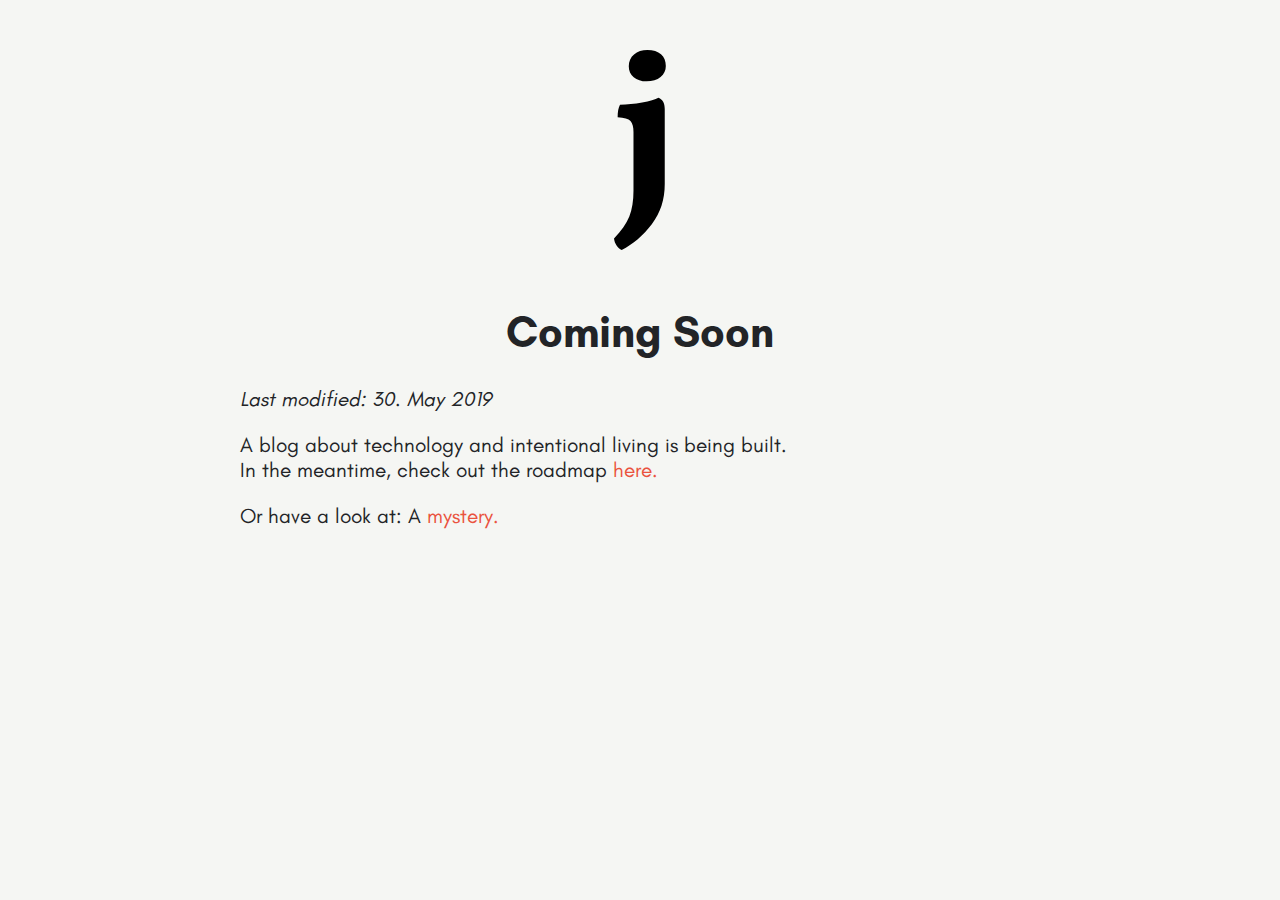
<file: index.html>
<!DOCTYPE html>
<html>
	<head>
		<link href="css/index.css" type="text/css" rel="stylesheet">
		<link rel="shortcut icon" href="images/focusfile-logo-notext-bluegray.ico">
		<title>Focusfile - Tech & Intentionality</title>
  </head>
  <body>
		<header>
			<a href="index.html">
				<img src="images/Jan Balanya Scholl Logo.svg">
			</a>
		</header>
		<article>
			<h1>Coming Soon</h1>
			<div class="date">
			<p>Last modified: <time datetime="2019-04-01">30. May 2019</time></p>
		</div>
				<p>A blog about technology and intentional living is being built.<br>In the meantime, check out the roadmap <a href="roadmap.html">here.</a></p>
				<p>Or have a look at: A <a href="Secondpage.html">mystery.</a></p>
		</article>
  </body>
</html>
</file>
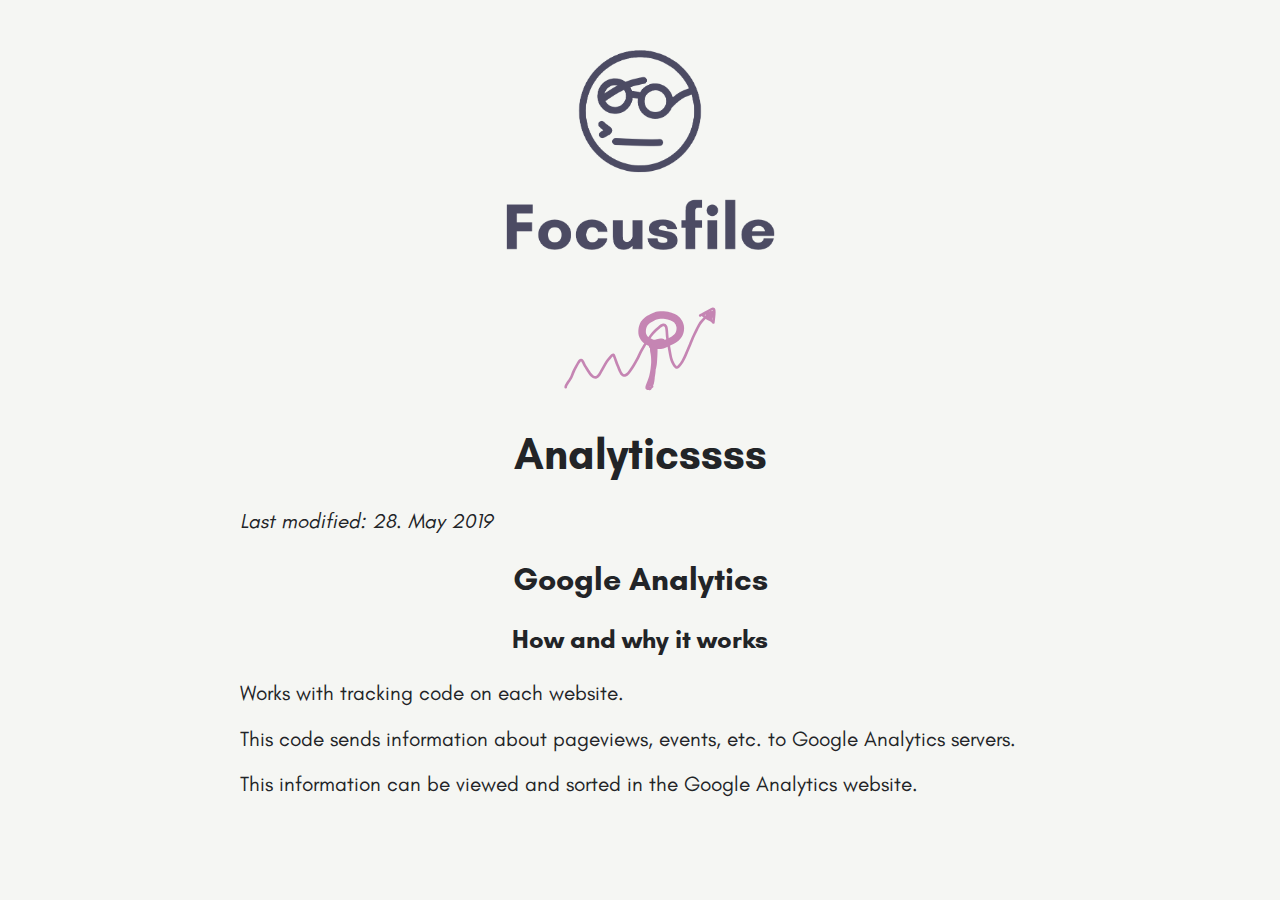
<file: analytics.html>
<!DOCTYPE html>
<html>
	<head>
		<link href="css/index.css" type="text/css" rel="stylesheet">
		<link rel="shortcut icon" href="images/focusfile-logo-notext-bluegray.ico">
		<title>Analytics</title>
  </head>
  <body>
		<header>
			<a href="index.html">
				<img src="images/Logo-Focusfile-PNG.png">
			</a>
		</header>
		<article>
			<img src="images/analytics.svg"/>
			<h1>Analyticssss</h1>
			<div class="date">
				<p>Last modified: <time datetime="2019-05-28">28. May 2019</time></p>
			</div>
			<h2>Google Analytics</h2>
			<h3>How and why it works</h3>
			<p>Works with tracking code on each website. </p>
			<p>This code sends information about pageviews, events, etc. to Google Analytics servers.</p>
			<p>This information can be viewed and sorted in the Google Analytics website.</p>
		</article>
  </body>
</html>
</file>
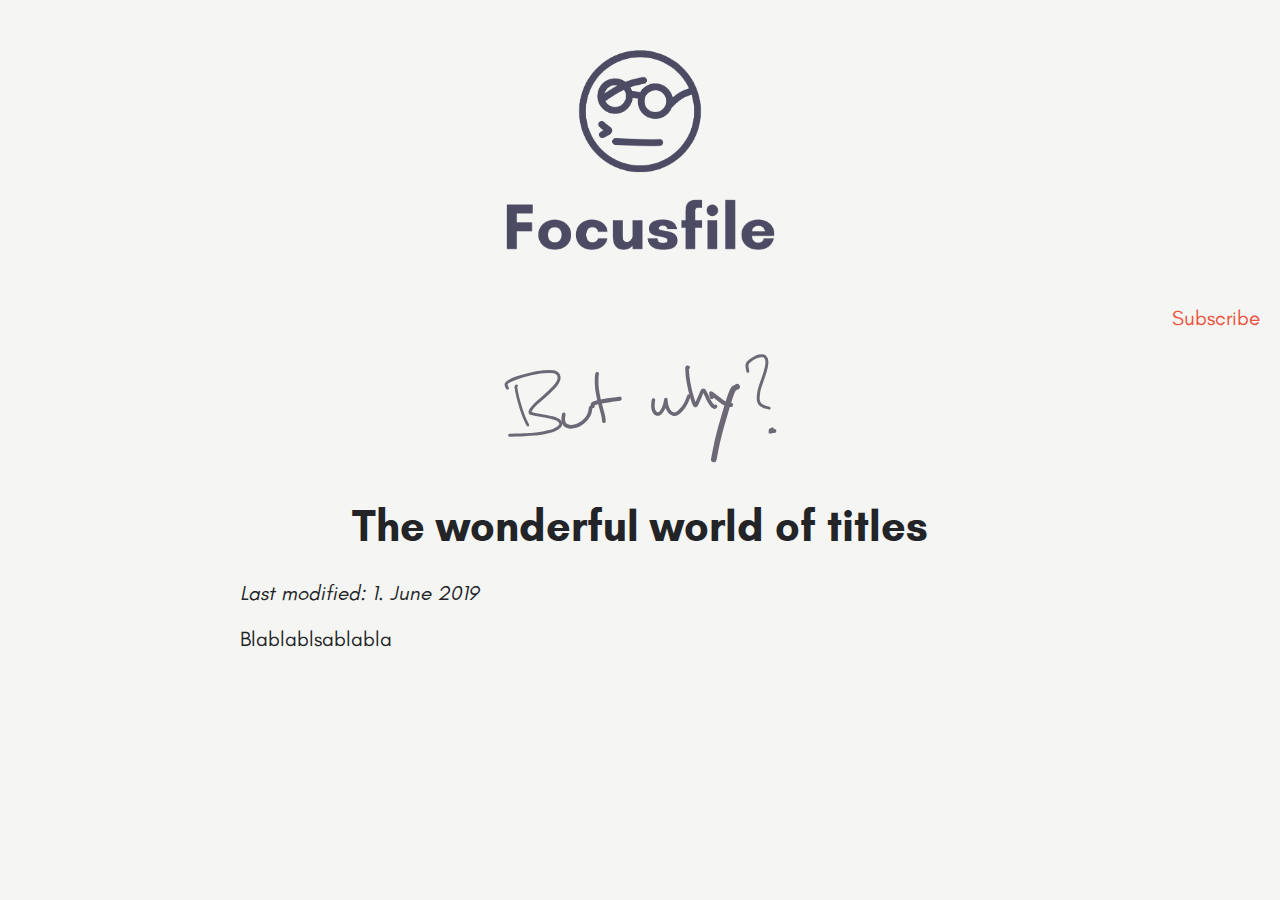
<file: Article-Template.html>
<!DOCTYPE html>
<html>
	<head>
		<link href="css/index.css" type="text/css" rel="stylesheet">
		<link rel="shortcut icon" href="images/focusfile-logo-notext-bluegray.ico">
		<title>An interesting Article</title>
  </head>
  <body>
		<header>
			<a href="index.html">
				<img src="images/Logo-Focusfile-PNG.png">
			</a>

		</header>
		<div class="topright">
			<p><a href="subscribe.html">Subscribe</a></p>
		</div>
			<!--Change Title in header, h1, date, link in h1 -->
		<article>
			<img src="images/butwhy.svg"/>
			<h1>The wonderful world of titles</h1>
			<div class="date">
			<p>Last modified: <time datetime="2019-06-01">1. June 2019</time></p>
			</div>
			<p>
				Blablablsablabla
			</p>
		</article>
  </body>
</html>
</file>
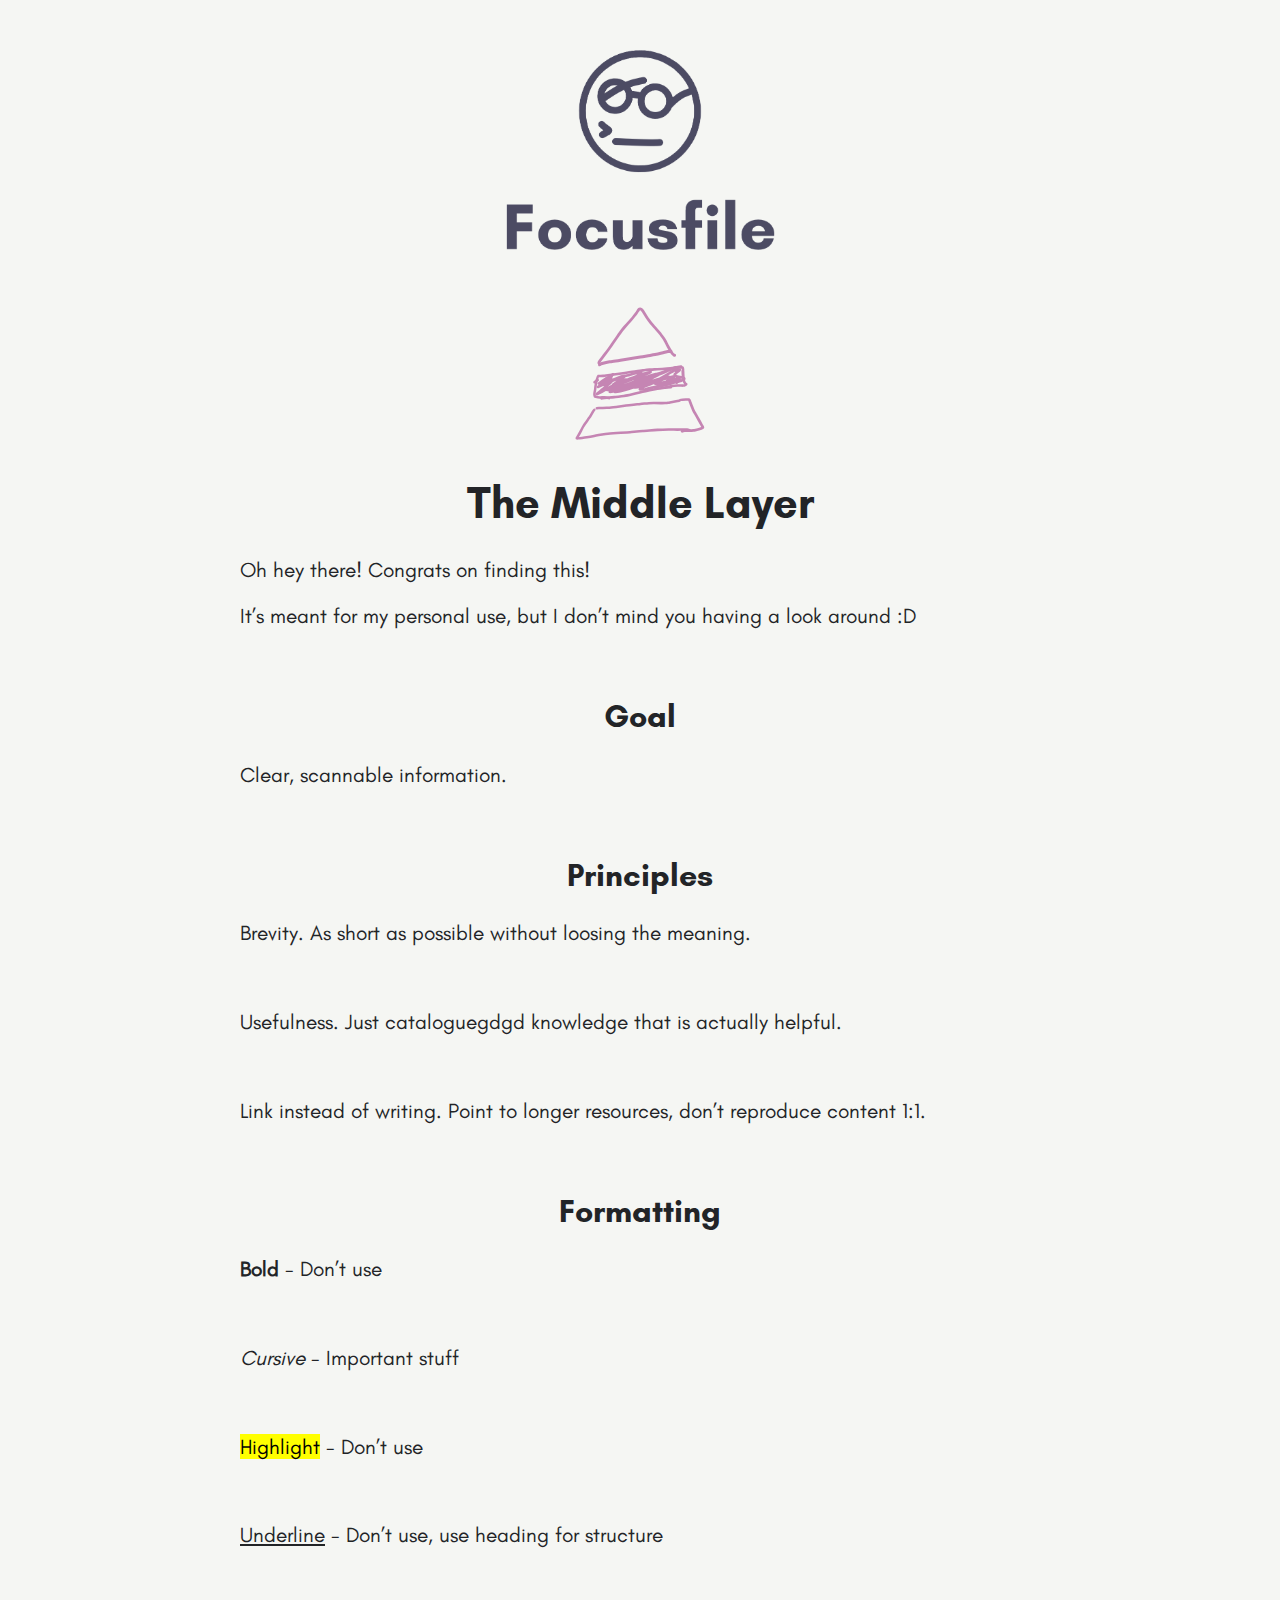
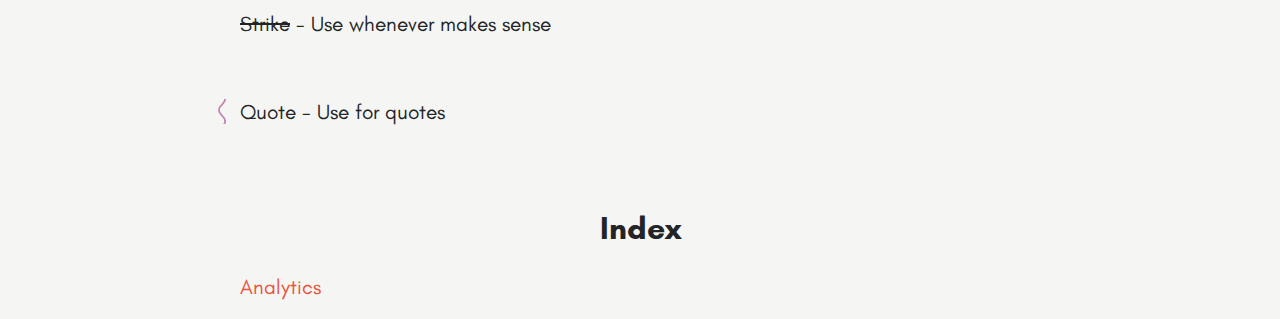
<file: middle-layer.html>
<!DOCTYPE html>
<html>
	<head>
		<link href="css/index.css" type="text/css" rel="stylesheet">
		<link rel="shortcut icon" href="images/focusfile-logo-notext-bluegray.ico">
		<title>The Middle Layer</title>
  </head>
  <body>
		<header>
		<a href="index.html">
			<img src="images/Logo-Focusfile-PNG.png">
		</a>
		</header>
		<article>
			<img src="images/middle-layer.svg"/>
			<h1>The Middle Layer</h1>
			<p>Oh hey there! Congrats on finding this!</p>
			<p>It’s meant for my personal use, but I don’t mind you having a look around :D</p>
			<br>
			<h2>Goal</h2>
			<p>Clear, scannable information.</p>
			<br>
			<h2>Principles</h2>
			<p>Brevity. As short as possible without loosing the meaning.</p>
			<br>
			<p>Usefulness. Just cataloguegdgd knowledge that is actually helpful.</p>
			<br>
			<p>Link instead of writing. Point to longer resources, don’t reproduce content 1:1.</p>
			<br>
			<h2>Formatting</h2>
			<p><b>Bold</b> - Don’t use</p>
			<br>
			<p><i>Cursive</i> - Important stuff</p>
			<br>
			<p><mark>Highlight</mark> - Don’t use</p>
			<br>
			<p><u>Underline</u>  - Don’t use, use heading for structure</p>
			<br>
			<p><s>Strike</s> - Use whenever makes sense</p>
			<br>
			<blockquote>
			<p>Quote - Use for quotes</p>
			</blockquote>
			<br>
			<h2>Index</h2>
			<p><a href="https://janbsc4.github.io/analytics.html">Analytics</a></p>		</article>
  </body>
</html>
</file>
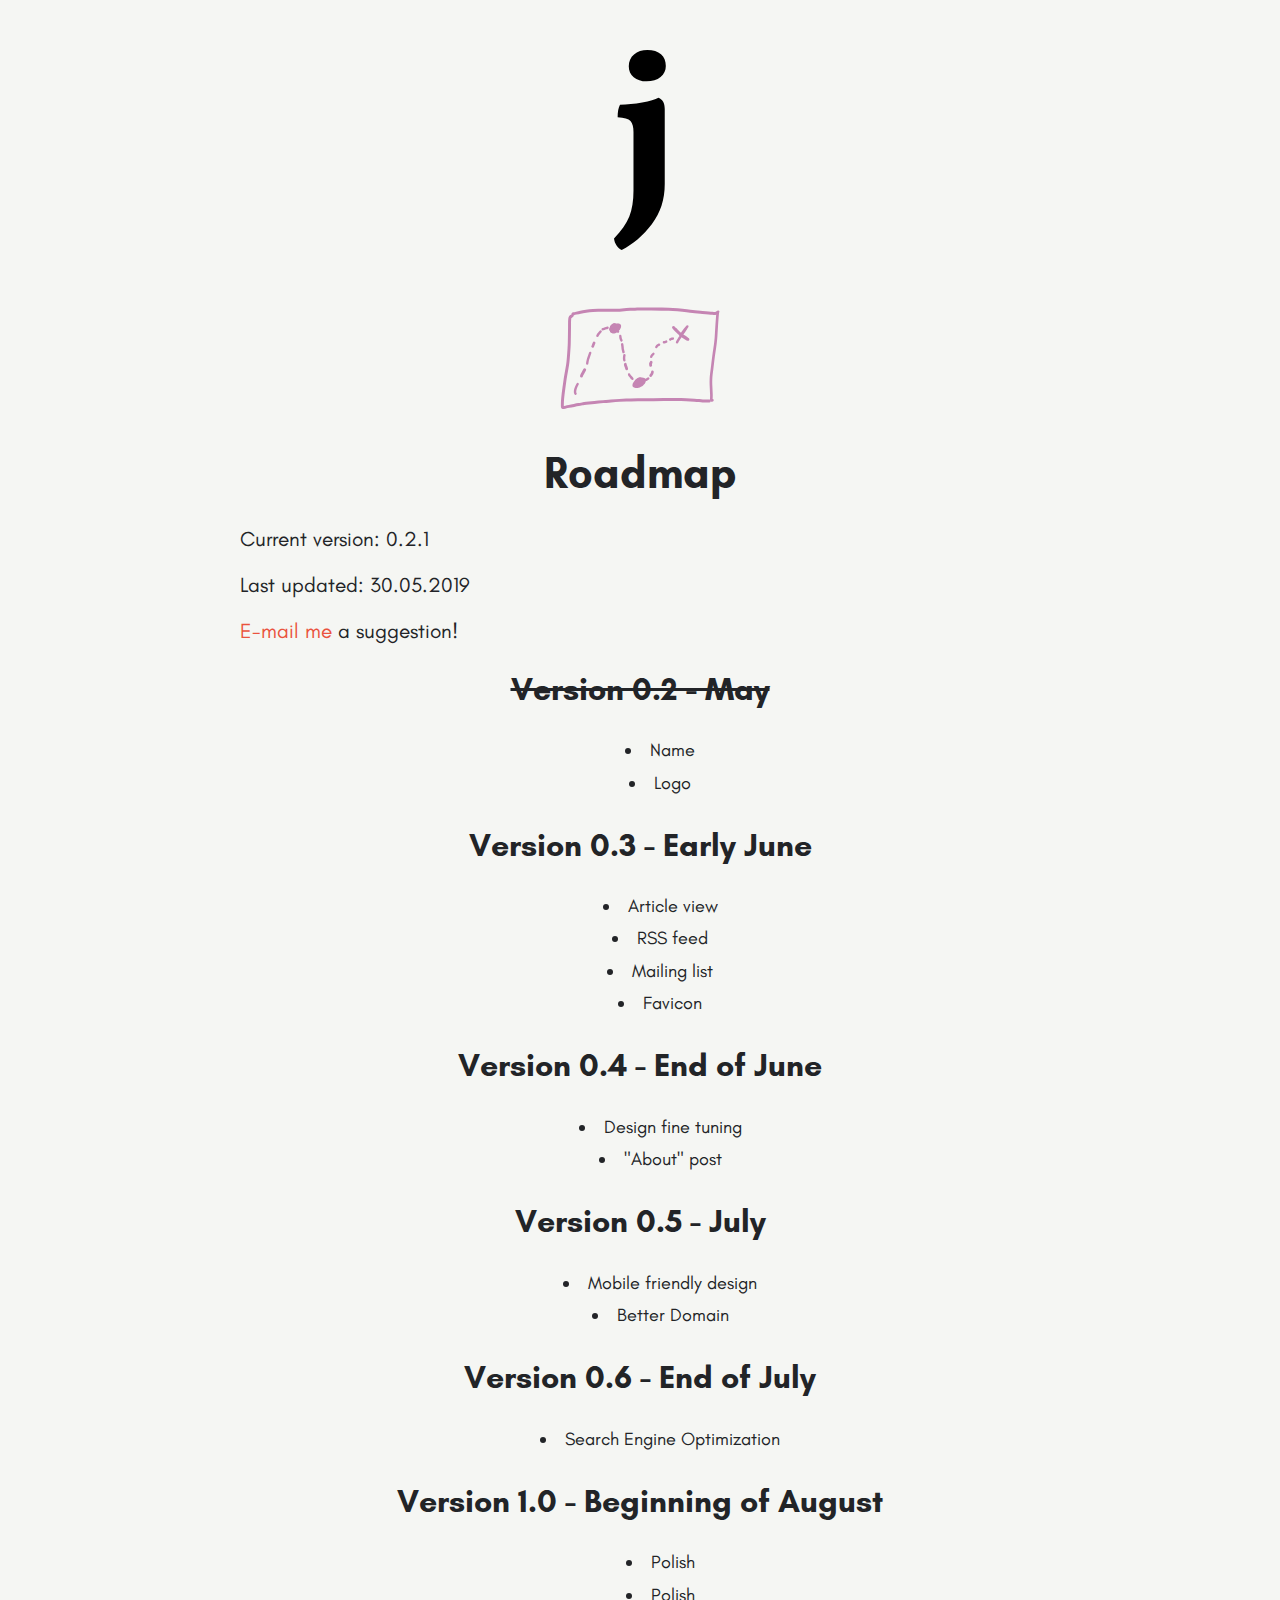
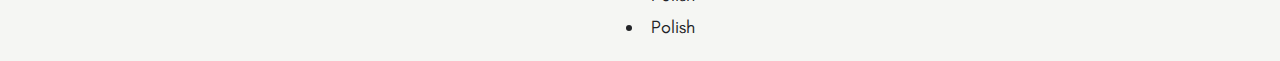
<file: roadmap.html>
<!DOCTYPE html>
<html>
<head>
	<link href="css/index.css" type="text/css" rel="stylesheet">
	<link rel="shortcut icon" href="images/focusfile-logo-notext-bluegray.ico">
	<title>Road to 1.0</title>
</head>
<body>
	<header>
		<a href="index.html">
			<img src="images/Jan Balanya Scholl Logo.svg">
		</a>
	</header>
	<article>
		<img src="images/roadmap.svg"/>
		<h1>Roadmap</h1>
		<p>Current version: 0.2.1</p>
		<p> Last updated: 30.05.2019</p>
		<p><a href="mailto:janbscholl@gmail.com">E-mail me </a>a suggestion!</p>
		<h2><s>Version 0.2 - May</s></h2>
		<ul>
			<li>Name</li>
			<li>Logo</li>
		</ul>
		<h2>Version 0.3 - Early June</h2>
		<ul>
			<li>Article view</li>
			<li>RSS feed</li>
			<li>Mailing list</li>
			<li>Favicon</li>
		</ul>

		<h2>Version 0.4 - End of June</h2>
		<ul>
			<li>Design fine tuning</li>
			<li>"About" post</li>
		</ul>

		<h2>Version 0.5 - July</h2>
		<ul>
			<li>Mobile friendly design</li>
			<li>Better Domain</li>
		</ul>

		<h2>Version 0.6 - End of July</h2>
		<ul>
			<li>Search Engine Optimization</li>
		</ul>

		<h2>Version 1.0 - Beginning of August</h2>
		<ul>
			<li>Polish</li>
			<li>Polish</li>
			<li>Polish</li>
		</ul>
	</article>
</body>
</html>
</file>
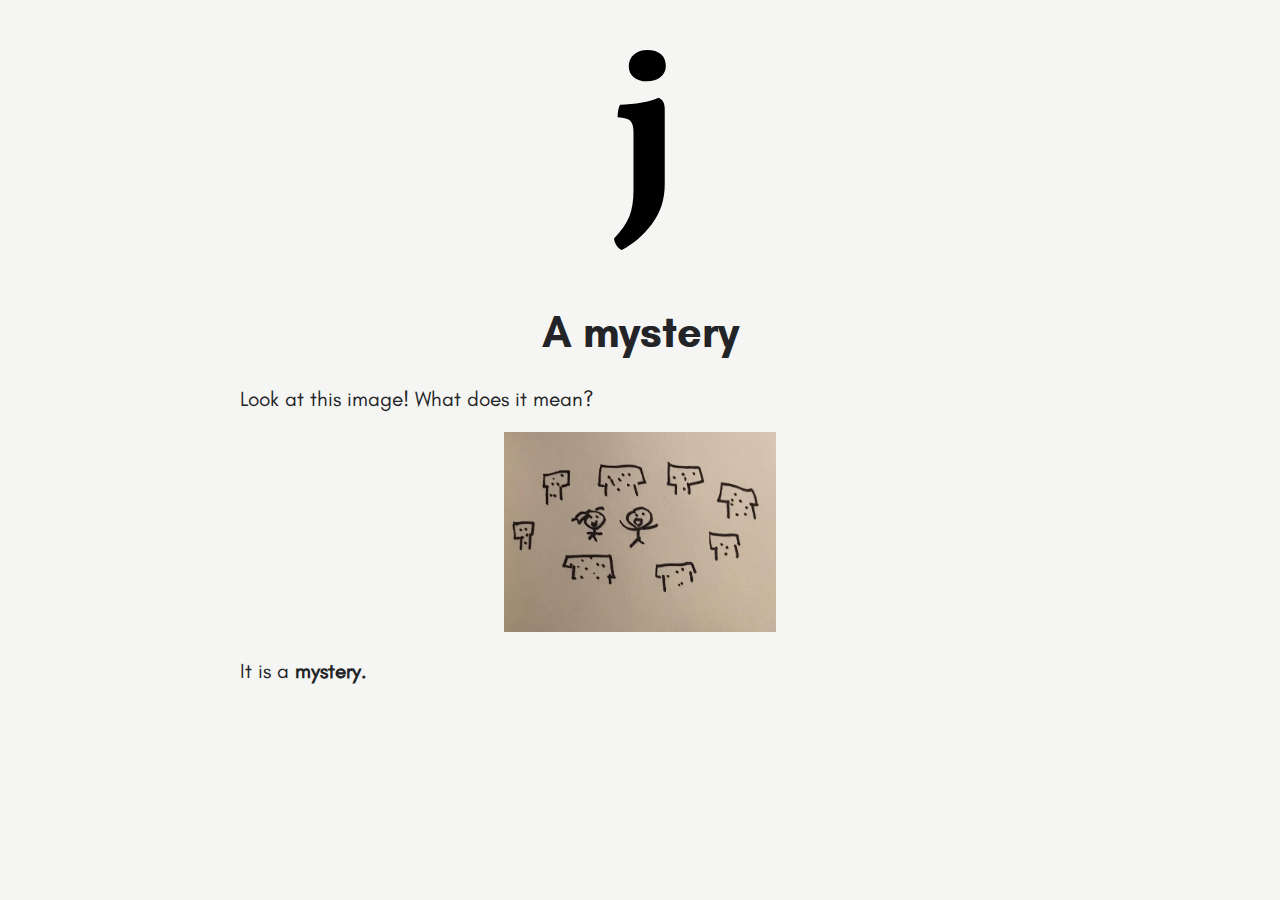
<file: Secondpage.html>
<!DOCTYPE html>
<html>
<head>
	<title>A mystery</title>
	<link rel="shortcut icon" href="images/focusfile-logo-notext-bluegray.ico">
	<link href="css/index.css" type="text/css" rel="stylesheet">
</head>
<body>
	<header>
		<a href="index.html">
			<img src="images/Jan Balanya Scholl Logo.svg">
		</a>
	</header>
	<article>
		<h1>A mystery</h1>
		<p>Look at this image! What does it mean?</p>
		<img src="images/strangerthings.jpeg" alt="Strange Things">
		<p>It is a <b>mystery.</b></p>
	</article>
</body>
</html>
</file>
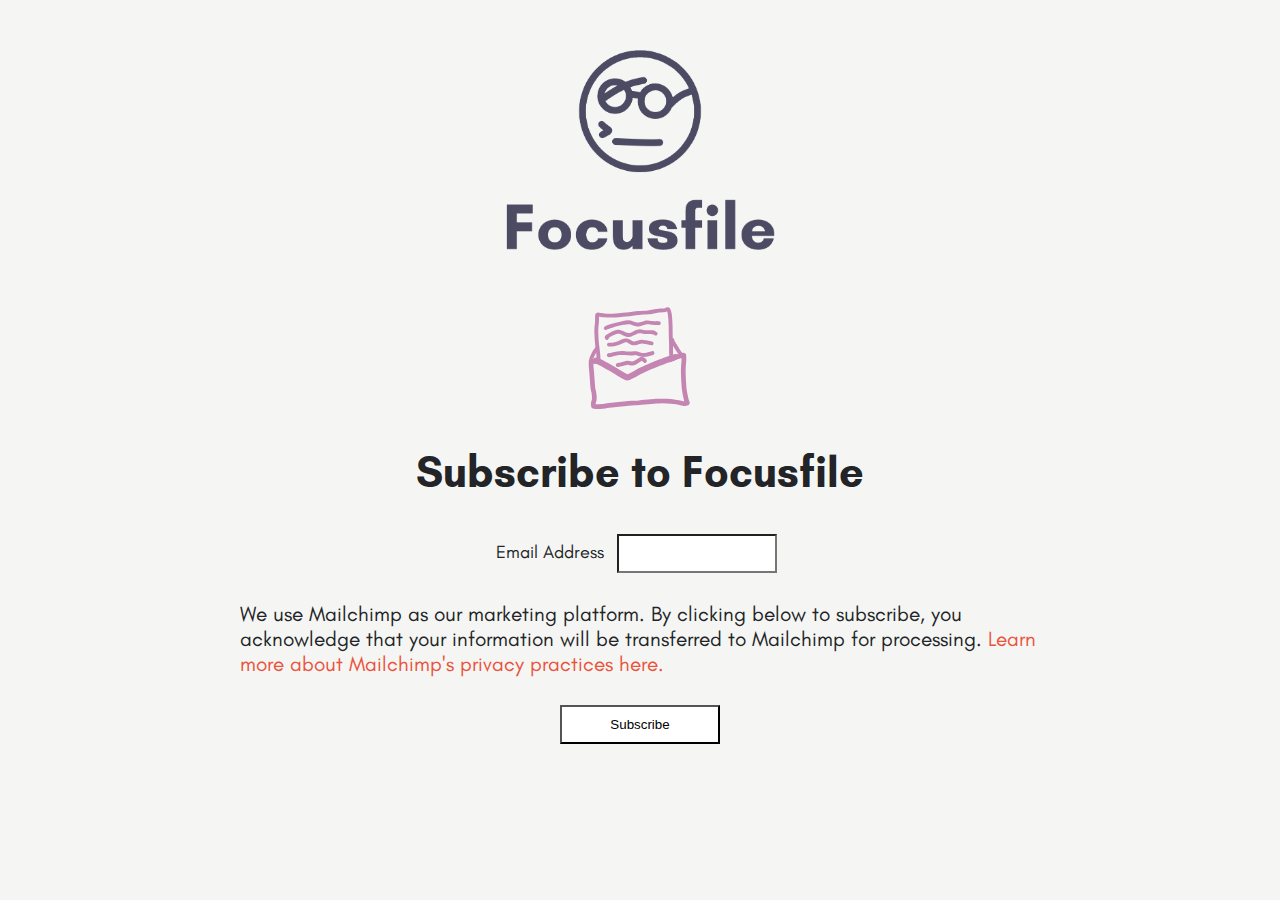
<file: Subscribe.html>
<!DOCTYPE html>
<html>
	<head>
		<link href="css/index.css" type="text/css" rel="stylesheet">
		<link rel="shortcut icon" href="images/focusfile-logo-notext-bluegray.ico">
		<title>Subscribe to Focusfile</title>
  </head>
  <body>
		<header>
			<a href="index.html">
				<img src="images/Logo-Focusfile-PNG.png">
			</a>
		</header>
<!--Change Title in header, h1, date, link in h1 -->
		<article>
			<img src="images/newsletter.svg"/>
			<h1>Subscribe to Focusfile</h1>
<!-- Begin Mailchimp Signup Form -->
<div id="mc_embed_signup">
<form action="https://gmail.us20.list-manage.com/subscribe/post?u=37a4e738f012cd56e5c5564ad&amp;id=ba6891b255" method="post" id="mc-embedded-subscribe-form" name="mc-embedded-subscribe-form" class="validate" target="_blank" novalidate>
    <div id="mc_embed_signup_scroll">
<div class="mc-field-group">
	<label for="mce-EMAIL">Email Address</label>
	<input type="email" value="" name="EMAIL" class="required email" id="mce-EMAIL">
</div>
<div id="mergeRow-gdpr" class="mergeRow gdpr-mergeRow content__gdprBlock mc-field-group">
    <div class="content__gdpr">
    <div class="content__gdprLegal">
        <p>We use Mailchimp as our marketing platform. By clicking below to subscribe, you acknowledge that your information will be transferred to Mailchimp for processing. <a href="https://mailchimp.com/legal/" target="_blank">Learn more about Mailchimp's privacy practices here.</a></p>
    </div>
</div>
	<div id="mce-responses" class="clear">
		<div class="response" id="mce-error-response" style="display:none"></div>
		<div class="response" id="mce-success-response" style="display:none"></div>
	</div>    <!-- real people should not fill this in and expect good things - do not remove this or risk form bot signups-->
    <div style="position: absolute; left: -5000px;" aria-hidden="true"><input type="text" name="b_37a4e738f012cd56e5c5564ad_ba6891b255" tabindex="-1" value=""></div>
    <div class="clear"><input type="submit" value="Subscribe" name="subscribe" id="mc-embedded-subscribe" class="button"></div>
    </div>
</form>
</div>
<!--End mc_embed_signup-->
		</article>
  </body>
</html>
</file>
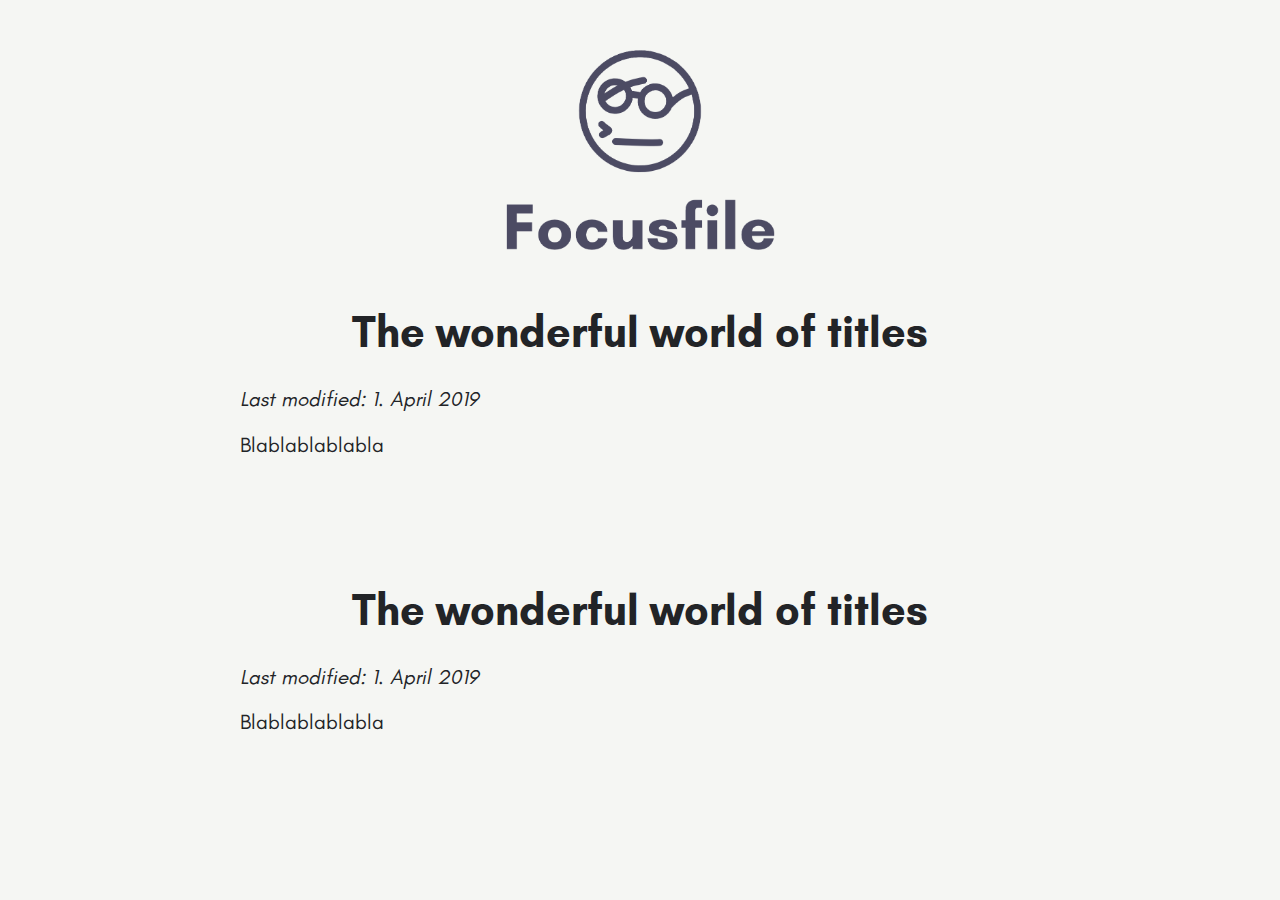
<file: test.html>
<!DOCTYPE html>
<html>
	<head>
		<link href="css/index.css" type="text/css" rel="stylesheet">
		<link rel="shortcut icon" href="images/focusfile-logo-notext-bluegray.ico">
		<title>An interesting Article</title>
  </head>
  <body>
		<header>
			<a href="index.html">
				<img src="images/Logo-Focusfile-PNG.png">
			</a>
		</header>
		<article>
			<h1>The wonderful world of titles</h1>
			<div class="date">
			<p>Last modified: <time datetime="2019-04-01">1. April 2019</time></p>
			</div>
			<p>
				Blablablablabla
			</p>
		</article>
		<article>
			<h1>The wonderful world of titles</h1>
			<div class="date">
			<p>Last modified: <time datetime="2019-04-01">1. April 2019</time></p>
			</div>
			<p>
				Blablablablabla
			</p>
		</article>
  </body>
</html>
</file>
<file: css/index.css>
/* main elements */
body {
color: #222427;
background: #F5F6F3;
font-size: 18px;
text-align: center;
font-family: GI, sans-serif;
max-width: 100%;
margin: 	0px;
padding:	0px;
border:		0px;
}

/* link formatting*/
a {
	color:#EA533E;
	text-decoration: none;
}

a:visited {
	color: #ADA2A0;
	text-decoration: none;
	}

a:hover {
  text-decoration: underline;
}

a:active {
  text-decoration: underline;
  color: #AE8E64;
}

/* fonts*/
@font-face {font-family: GI;
  src: url("fonts/glacialindifference/glacialindifferenceregular.otf") format("opentype");
}

@font-face {font-family: GIBold;
  src: url("fonts/glacialindifference/glacialindifferencebold.otf") format("opentype");
}

@font-face {font-family: GIItalic;
  src: url("fonts/glacialindifference/glacialIndifferenceitalic.otf") format("opentype");
}

/*spaces*/
.space { margin-top: 30px; }
.bspace { margin-top: 60px; }

/*formatting*/

article {
 	position: static;
  margin: 0 auto;
	max-width: 800px;
	width: 90%;
	display: inherit;
/* 	text-align: left; */
}

article p {
	text-align: left;
}

article + article {
		margin-top: 7em;
}

.date {
	font-family: GIItalic;
}

h1 {
	font-family: GIBold, Arial, sans-serif;
	text-align: center;
	font-size: 2.7rem;
}

h2 {
	font-family: GIBold, Arial, sans-serif;
	text-align: center;
  font-size: 2rem;
}

h3 {
	font-family: GIBold, Arial, sans-serif;
	text-align: center;
  font-size: 1.6rem;
}

h4 {
	font-family: GIBold, Arial, sans-serif;
	text-align: center;
  font-size: 1.5rem;
}

p {
  font-size: 1.3rem;
}

ol {
	list-style-position: inside;
	text-align: center;
	line-height: 1.8em;
	}

ul {
	list-style-position: inside;
	text-align: center;
	line-height: 1.8em
}

blockquote {
	/* border-left: 1px solid #6d6875; */
	background-image: url(/images/squiggly-line-blockquote.svg);
	background-repeat: repeat-y;
	background-size: 8px;
	margin: 1em 0 2em -1.25em;
	padding: 0 0 0 1.25em;
}

img {
	max-width: 280px;
	max-height: 200px;
	}

footer {
 position: relative;
 left: 0;
 bottom: 0;
 width: 100%;
}

header {
 position: static;
 left: 50%;
 top: 0;
 margin: 50px;
}

.topright {
	position: static;
	margin-right: 20px;
	text-align: right;
	}

button {
	background-color: #4c4b63;
	border: none;
	color: white;
	padding: 10px 15px;
	text-decoration: none;
	display: inline-block;
	font-size: 16px;
	margin: 20px 12px;
	cursor: pointer;
}

input {
  width: 20%;
  padding: 10px 10px;
  margin: 8px 8px;
  box-sizing: border-box;
  /* border: none; */
  background-color: #FFFFFF;
  color: black;
	outline: none;
}
</file>
